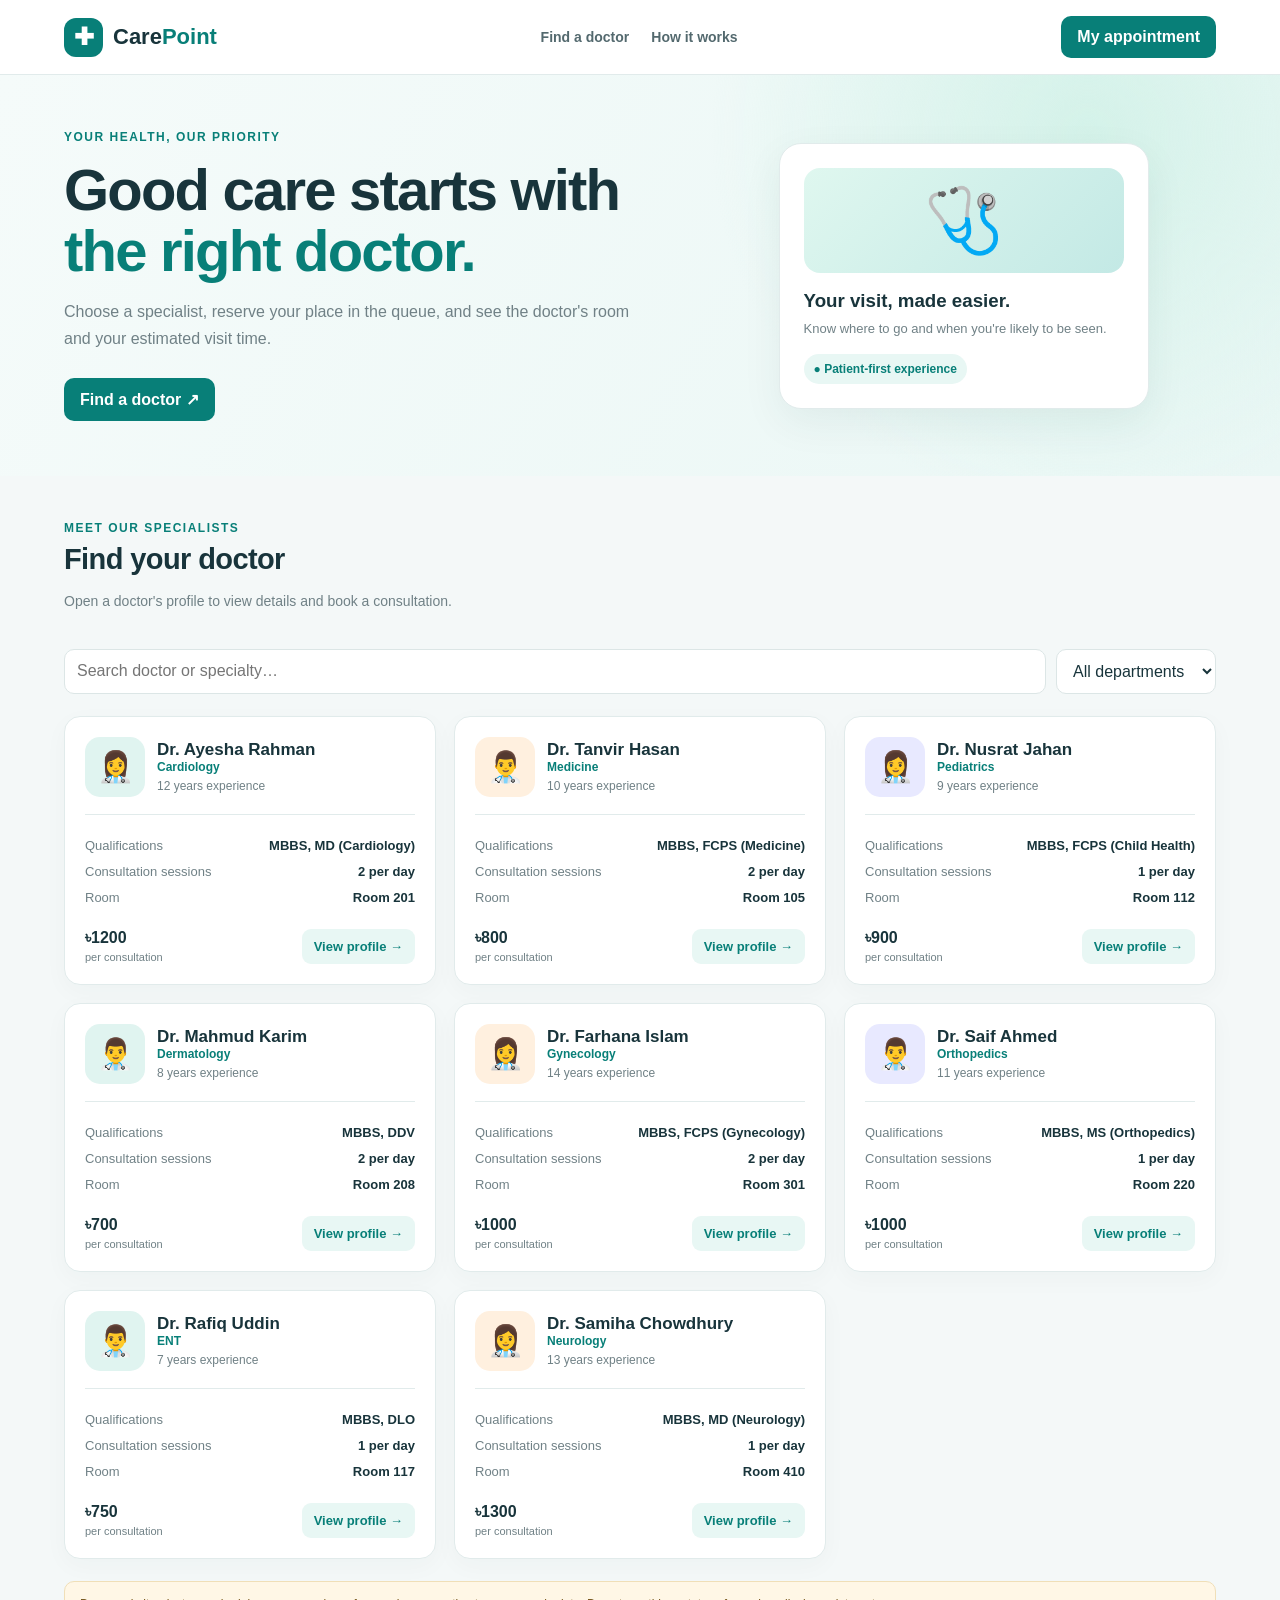
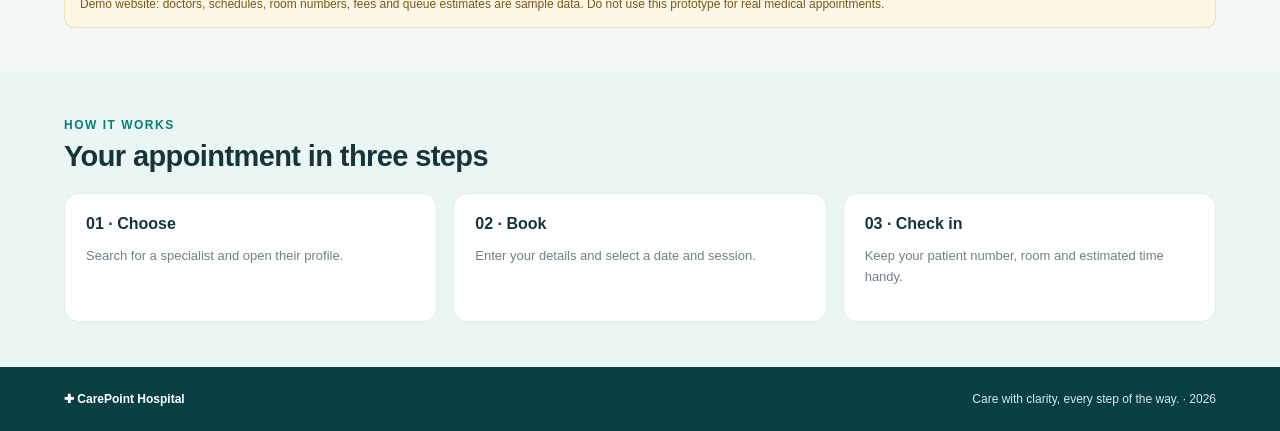
<file: index.html>
<!DOCTYPE html>
<html lang="en">
<head>
<meta charset="UTF-8">
<meta name="viewport" content="width=device-width, initial-scale=1.0">
<meta name="theme-color" content="#087f78">
<meta name="description" content="Browse CarePoint Hospital doctors and book an appointment.">
<title>CarePoint Hospital | Find a Doctor</title>
<link rel="stylesheet" href="style.css">
</head>
<body>
<header class="nav">
  <a class="brand" href="index.html"><span class="logo">✚</span><span>Care<em>Point</em></span></a>
  <nav><a href="#doctors">Find a doctor</a><a href="#how">How it works</a></nav>
  <button class="primary" id="myTicketBtn" type="button">My appointment</button>
</header>
<main>
<section class="hero">
  <div><div class="eyebrow">YOUR HEALTH, OUR PRIORITY</div><h1>Good care starts with <span>the right doctor.</span></h1><p>Choose a specialist, reserve your place in the queue, and see the doctor's room and your estimated visit time.</p><a class="primary link-button" href="#doctors">Find a doctor ↗</a></div>
  <div class="hero-art"><div class="hero-card"><div class="medical-icon">🩺</div><h3>Your visit, made easier.</h3><p>Know where to go and when you're likely to be seen.</p><span class="status">● Patient-first experience</span></div></div>
</section>
<section class="section" id="doctors">
  <div class="section-head"><div><div class="eyebrow">MEET OUR SPECIALISTS</div><h2>Find your doctor</h2><p>Open a doctor's profile to view details and book a consultation.</p></div></div>
  <div class="filters"><input id="searchDoctor" type="search" placeholder="Search doctor or specialty…" aria-label="Search doctors"><select id="departmentFilter" aria-label="Filter department"><option value="all">All departments</option><option>Cardiology</option><option>Medicine</option><option>Pediatrics</option><option>Dermatology</option><option>Orthopedics</option><option>Gynecology</option><option>ENT</option><option>Neurology</option></select></div>
  <div class="doctor-grid" id="doctorGrid"></div>
  <div class="notice">Demo website: doctors, schedules, room numbers, fees and queue estimates are sample data. Do not use this prototype for real medical appointments.</div>
</section>
<section class="section how" id="how"><div class="eyebrow">HOW IT WORKS</div><h2>Your appointment in three steps</h2><div class="steps"><article><b>01 · Choose</b><p>Search for a specialist and open their profile.</p></article><article><b>02 · Book</b><p>Enter your details and select a date and session.</p></article><article><b>03 · Check in</b><p>Keep your patient number, room and estimated time handy.</p></article></div></section>
</main>
<footer><strong>✚ CarePoint Hospital</strong><span>Care with clarity, every step of the way. · <span id="year"></span></span></footer>
<div class="modal-backdrop" id="ticketBackdrop" role="dialog" aria-modal="true"><div class="modal"><div class="modal-head"><h2>Your appointment</h2><button class="close" id="closeTicket" type="button">×</button></div><div id="ticketLookup"><p class="muted">Enter the phone number used for your booking on this device.</p><label for="lookupPhone">Phone number</label><input id="lookupPhone" type="tel" placeholder="Phone number"><button class="primary full-button" id="lookupBtn" type="button">Find appointment</button></div><div id="ticketResult" class="ticket hidden"></div></div></div>
<div class="toast" id="toast" role="status"></div>
<script src="doctors.js"></script>
<script src="main.js"></script>
</body>
</html>
</file>
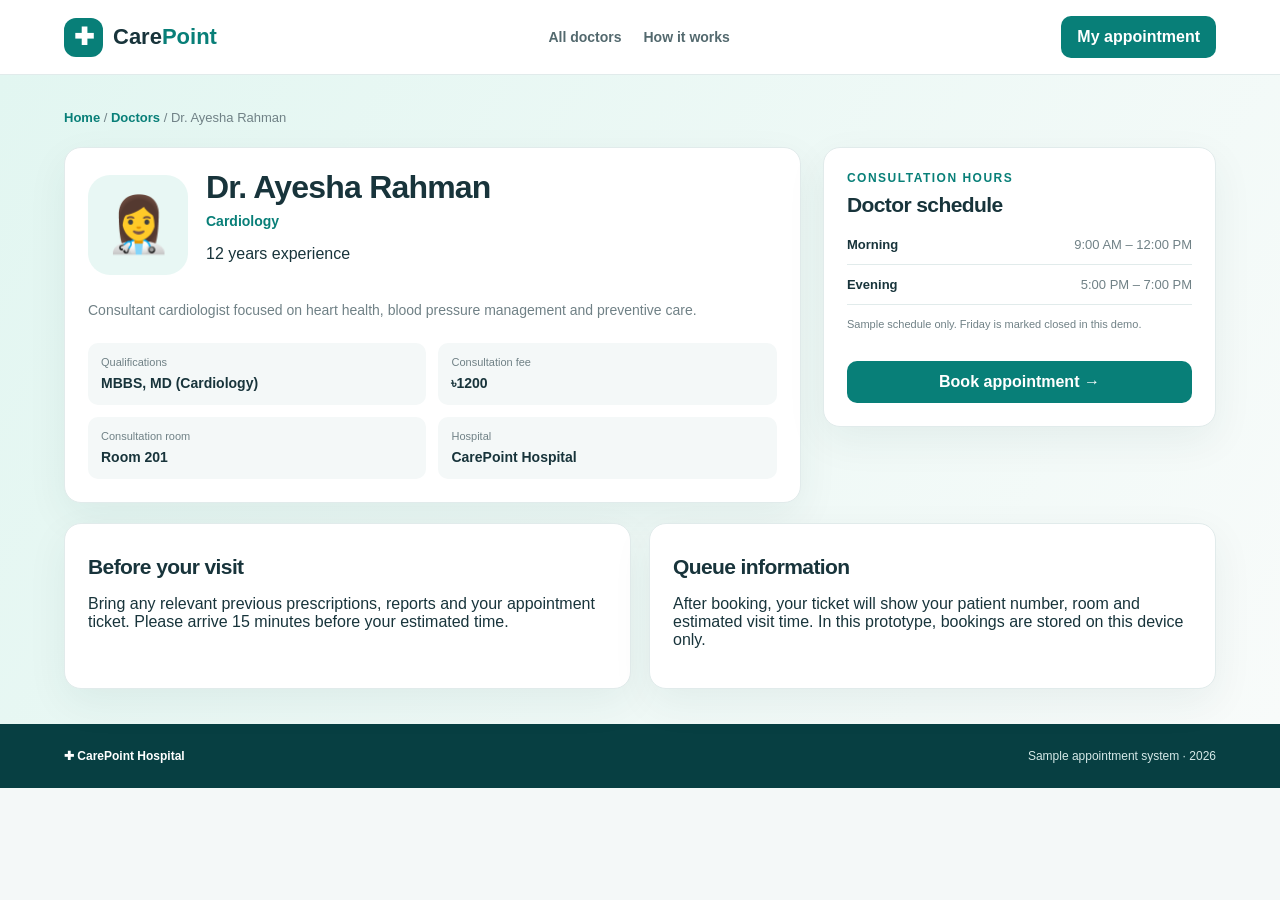
<file: doctor1.html>
<!DOCTYPE html>
<html lang="en">
<head>
<meta charset="UTF-8">
<meta name="viewport" content="width=device-width, initial-scale=1.0">
<meta name="theme-color" content="#087f78">
<title>Doctor Profile | CarePoint Hospital</title>
<link rel="stylesheet" href="style.css">
</head>
<body>
<header class="nav">
 <a class="brand" href="index.html"><span class="logo">✚</span><span>Care<em>Point</em></span></a>
 <nav><a href="index.html#doctors">All doctors</a><a href="index.html#how">How it works</a></nav>
 <button class="primary" id="myTicket" type="button">My appointment</button>
</header>
<main id="doctorProfile" data-doctor-id="D01">
 <div id="profileContent"><p class="muted">Loading doctor profile…</p></div>
</main>
<footer><strong>✚ CarePoint Hospital</strong><span>Sample appointment system · <span id="year"></span></span></footer>
<div class="toast" id="toast" role="status"></div>
<script src="doctors.js"></script>
<script src="profile.js"></script>
</body>
</html>
</file>
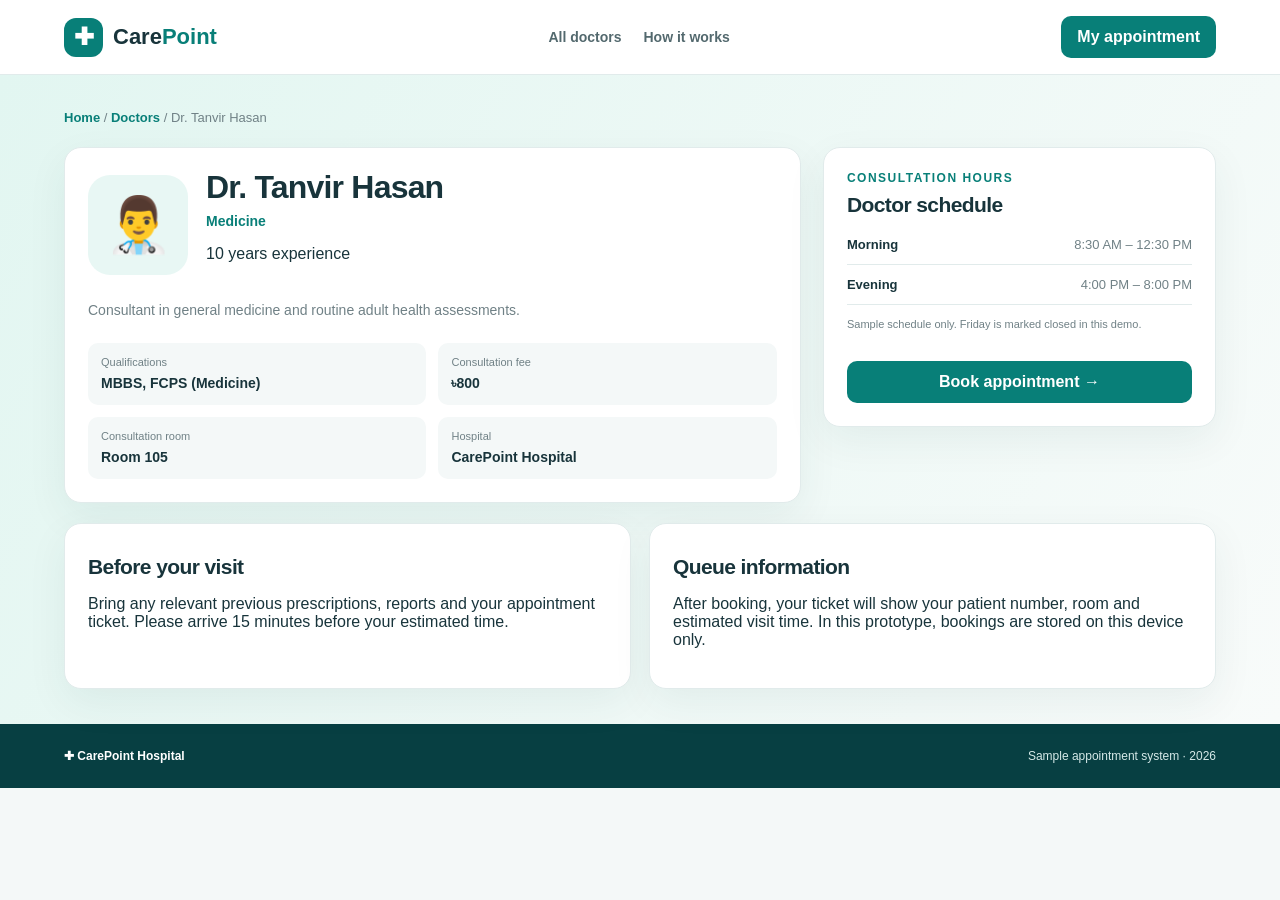
<file: doctor2.html>
<!DOCTYPE html>
<html lang="en">
<head>
<meta charset="UTF-8">
<meta name="viewport" content="width=device-width, initial-scale=1.0">
<meta name="theme-color" content="#087f78">
<title>Doctor Profile | CarePoint Hospital</title>
<link rel="stylesheet" href="style.css">
</head>
<body>
<header class="nav">
 <a class="brand" href="index.html"><span class="logo">✚</span><span>Care<em>Point</em></span></a>
 <nav><a href="index.html#doctors">All doctors</a><a href="index.html#how">How it works</a></nav>
 <button class="primary" id="myTicket" type="button">My appointment</button>
</header>
<main id="doctorProfile" data-doctor-id="D02">
 <div id="profileContent"><p class="muted">Loading doctor profile…</p></div>
</main>
<footer><strong>✚ CarePoint Hospital</strong><span>Sample appointment system · <span id="year"></span></span></footer>
<div class="toast" id="toast" role="status"></div>
<script src="doctors.js"></script>
<script src="profile.js"></script>
</body>
</html>
</file>
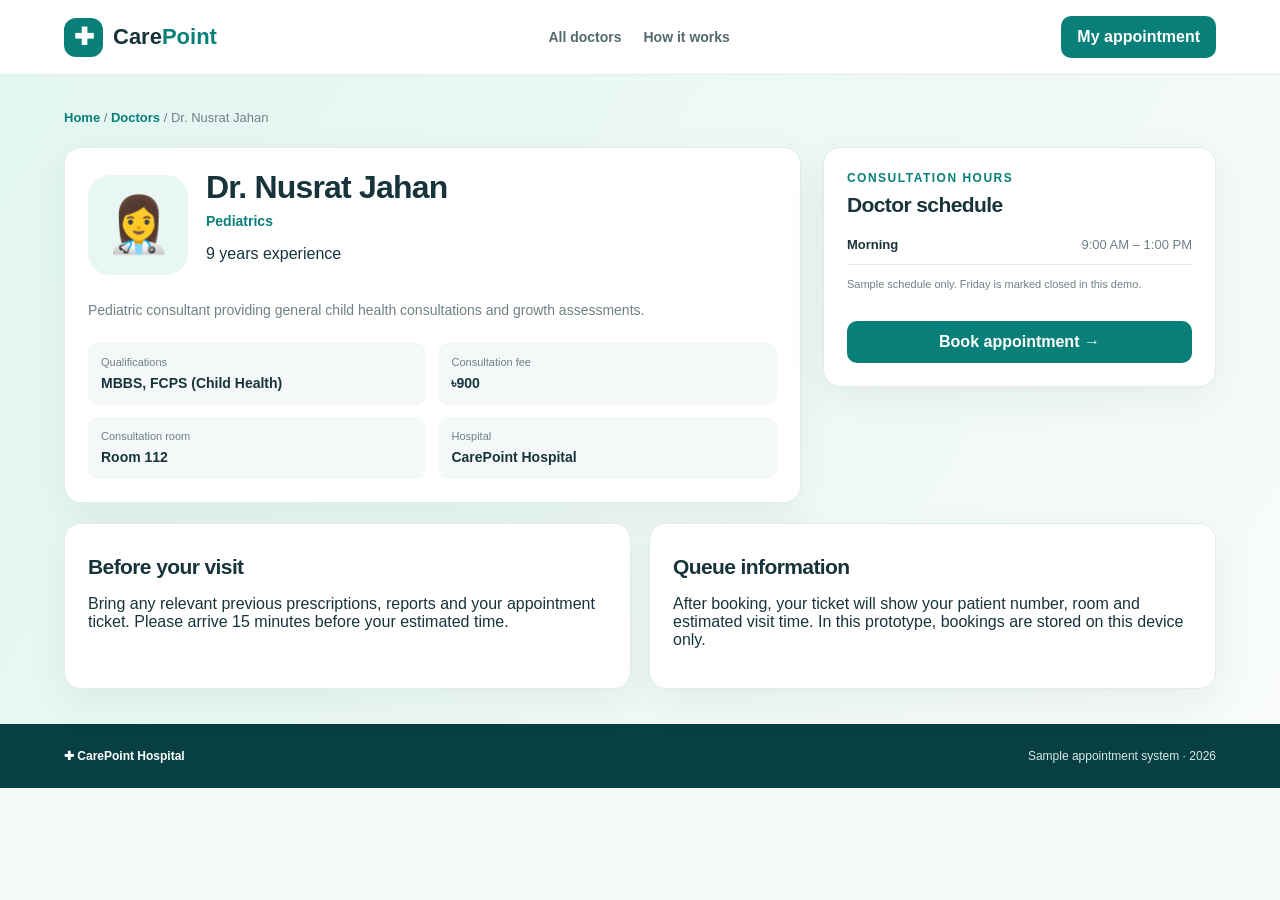
<file: doctor3.html>
<!DOCTYPE html>
<html lang="en">
<head>
<meta charset="UTF-8">
<meta name="viewport" content="width=device-width, initial-scale=1.0">
<meta name="theme-color" content="#087f78">
<title>Doctor Profile | CarePoint Hospital</title>
<link rel="stylesheet" href="style.css">
</head>
<body>
<header class="nav">
 <a class="brand" href="index.html"><span class="logo">✚</span><span>Care<em>Point</em></span></a>
 <nav><a href="index.html#doctors">All doctors</a><a href="index.html#how">How it works</a></nav>
 <button class="primary" id="myTicket" type="button">My appointment</button>
</header>
<main id="doctorProfile" data-doctor-id="D03">
 <div id="profileContent"><p class="muted">Loading doctor profile…</p></div>
</main>
<footer><strong>✚ CarePoint Hospital</strong><span>Sample appointment system · <span id="year"></span></span></footer>
<div class="toast" id="toast" role="status"></div>
<script src="doctors.js"></script>
<script src="profile.js"></script>
</body>
</html>
</file>
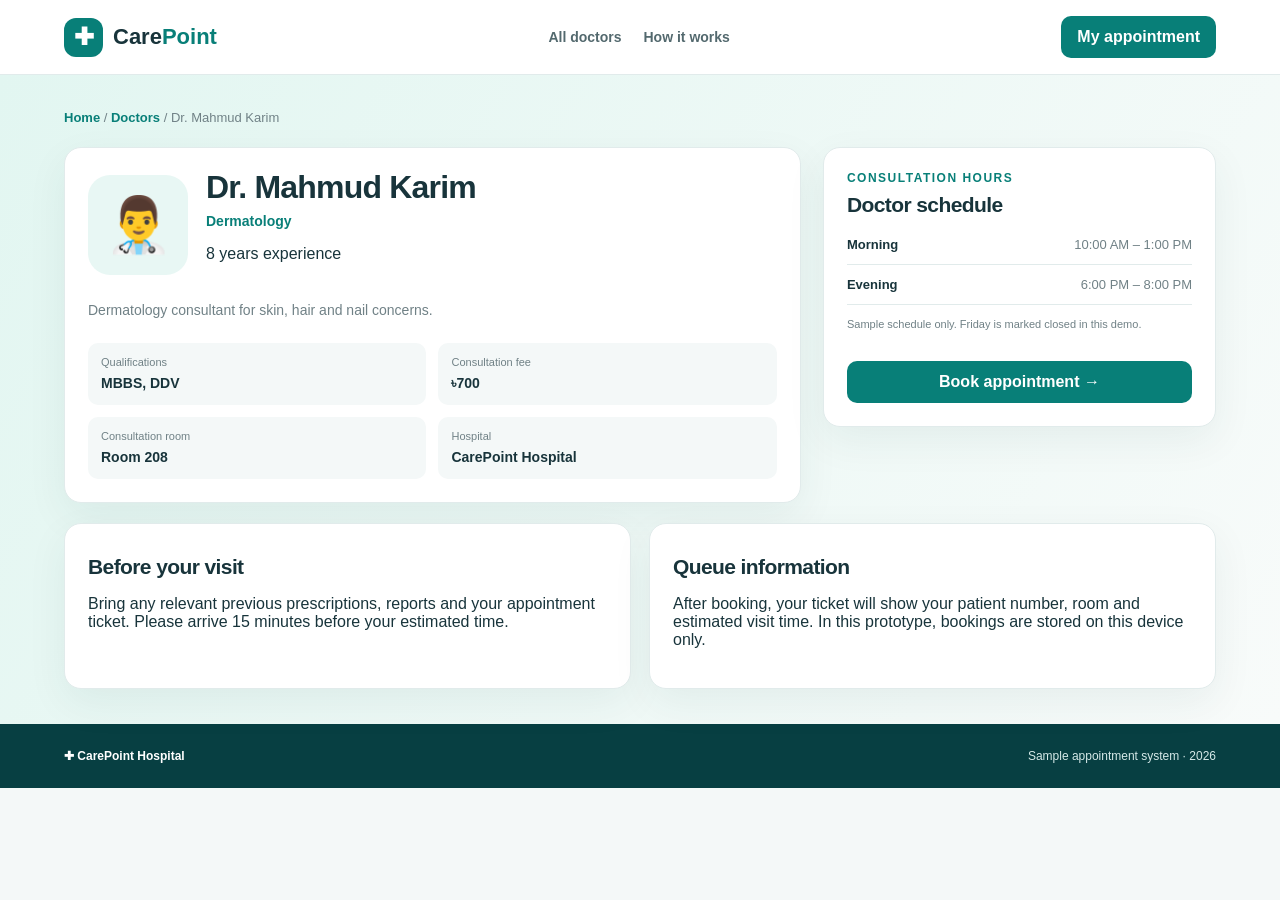
<file: doctor4.html>
<!DOCTYPE html>
<html lang="en">
<head>
<meta charset="UTF-8">
<meta name="viewport" content="width=device-width, initial-scale=1.0">
<meta name="theme-color" content="#087f78">
<title>Doctor Profile | CarePoint Hospital</title>
<link rel="stylesheet" href="style.css">
</head>
<body>
<header class="nav">
 <a class="brand" href="index.html"><span class="logo">✚</span><span>Care<em>Point</em></span></a>
 <nav><a href="index.html#doctors">All doctors</a><a href="index.html#how">How it works</a></nav>
 <button class="primary" id="myTicket" type="button">My appointment</button>
</header>
<main id="doctorProfile" data-doctor-id="D04">
 <div id="profileContent"><p class="muted">Loading doctor profile…</p></div>
</main>
<footer><strong>✚ CarePoint Hospital</strong><span>Sample appointment system · <span id="year"></span></span></footer>
<div class="toast" id="toast" role="status"></div>
<script src="doctors.js"></script>
<script src="profile.js"></script>
</body>
</html>
</file>
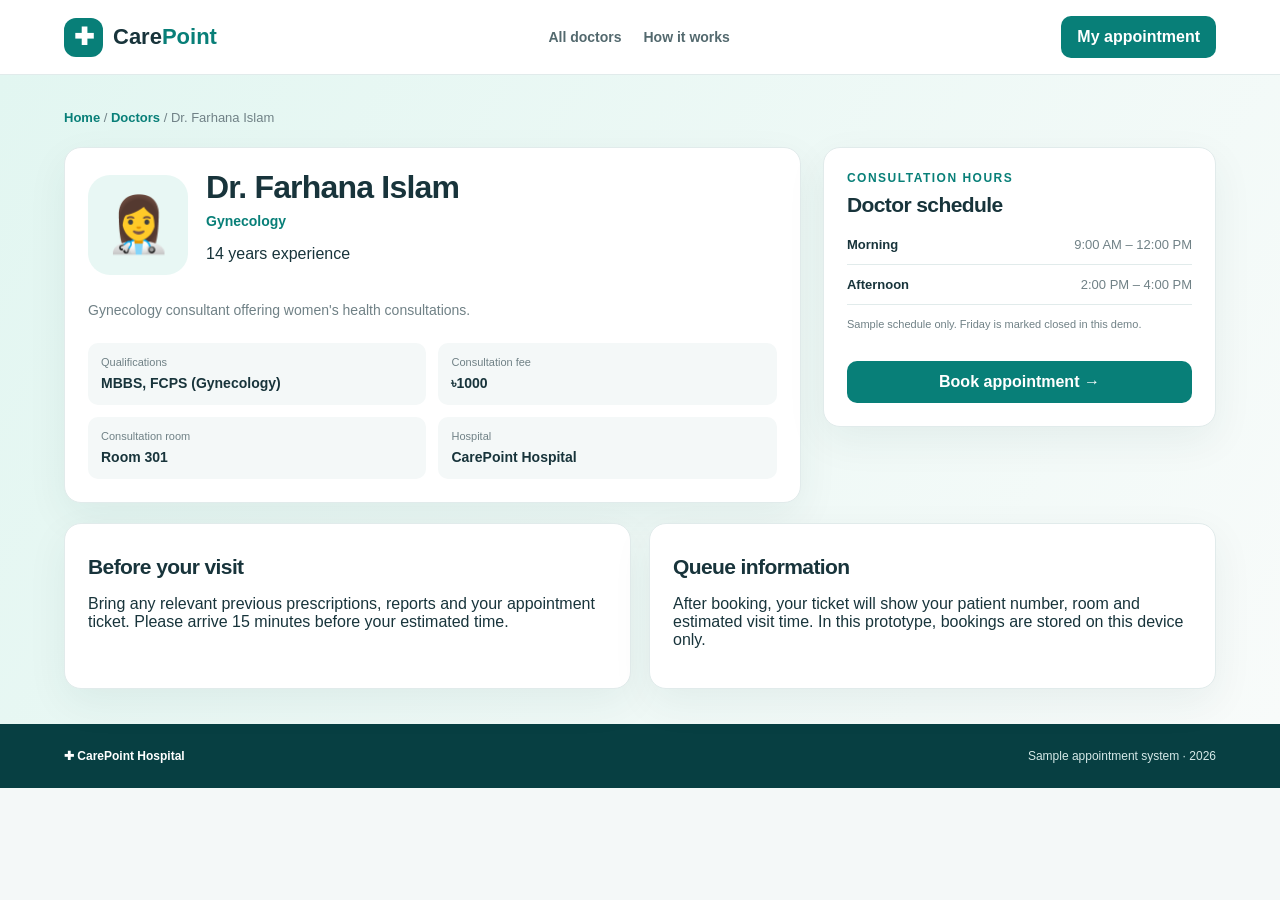
<file: doctor5.html>
<!DOCTYPE html>
<html lang="en">
<head>
<meta charset="UTF-8">
<meta name="viewport" content="width=device-width, initial-scale=1.0">
<meta name="theme-color" content="#087f78">
<title>Doctor Profile | CarePoint Hospital</title>
<link rel="stylesheet" href="style.css">
</head>
<body>
<header class="nav">
 <a class="brand" href="index.html"><span class="logo">✚</span><span>Care<em>Point</em></span></a>
 <nav><a href="index.html#doctors">All doctors</a><a href="index.html#how">How it works</a></nav>
 <button class="primary" id="myTicket" type="button">My appointment</button>
</header>
<main id="doctorProfile" data-doctor-id="D05">
 <div id="profileContent"><p class="muted">Loading doctor profile…</p></div>
</main>
<footer><strong>✚ CarePoint Hospital</strong><span>Sample appointment system · <span id="year"></span></span></footer>
<div class="toast" id="toast" role="status"></div>
<script src="doctors.js"></script>
<script src="profile.js"></script>
</body>
</html>
</file>
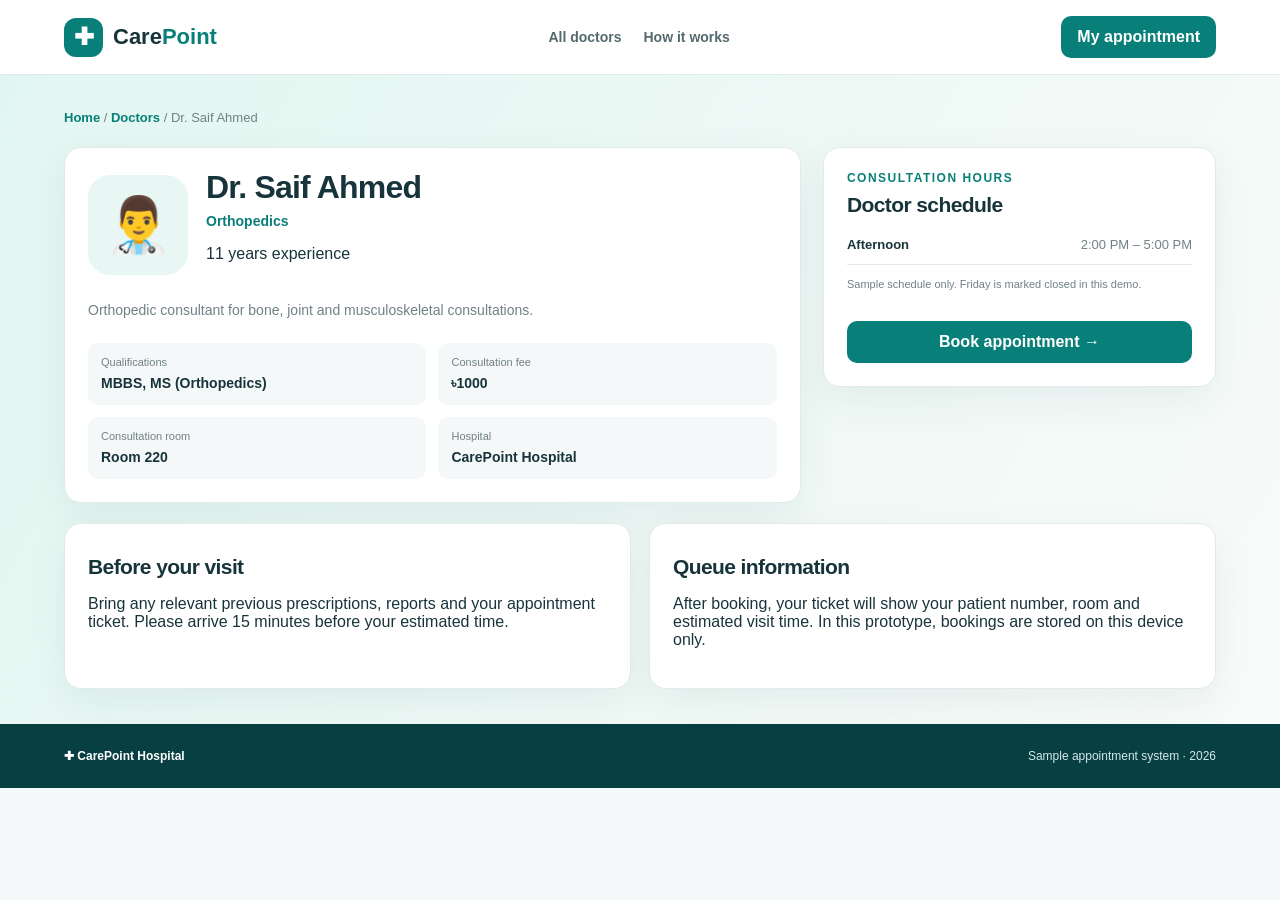
<file: doctor6.html>
<!DOCTYPE html>
<html lang="en">
<head>
<meta charset="UTF-8">
<meta name="viewport" content="width=device-width, initial-scale=1.0">
<meta name="theme-color" content="#087f78">
<title>Doctor Profile | CarePoint Hospital</title>
<link rel="stylesheet" href="style.css">
</head>
<body>
<header class="nav">
 <a class="brand" href="index.html"><span class="logo">✚</span><span>Care<em>Point</em></span></a>
 <nav><a href="index.html#doctors">All doctors</a><a href="index.html#how">How it works</a></nav>
 <button class="primary" id="myTicket" type="button">My appointment</button>
</header>
<main id="doctorProfile" data-doctor-id="D06">
 <div id="profileContent"><p class="muted">Loading doctor profile…</p></div>
</main>
<footer><strong>✚ CarePoint Hospital</strong><span>Sample appointment system · <span id="year"></span></span></footer>
<div class="toast" id="toast" role="status"></div>
<script src="doctors.js"></script>
<script src="profile.js"></script>
</body>
</html>
</file>
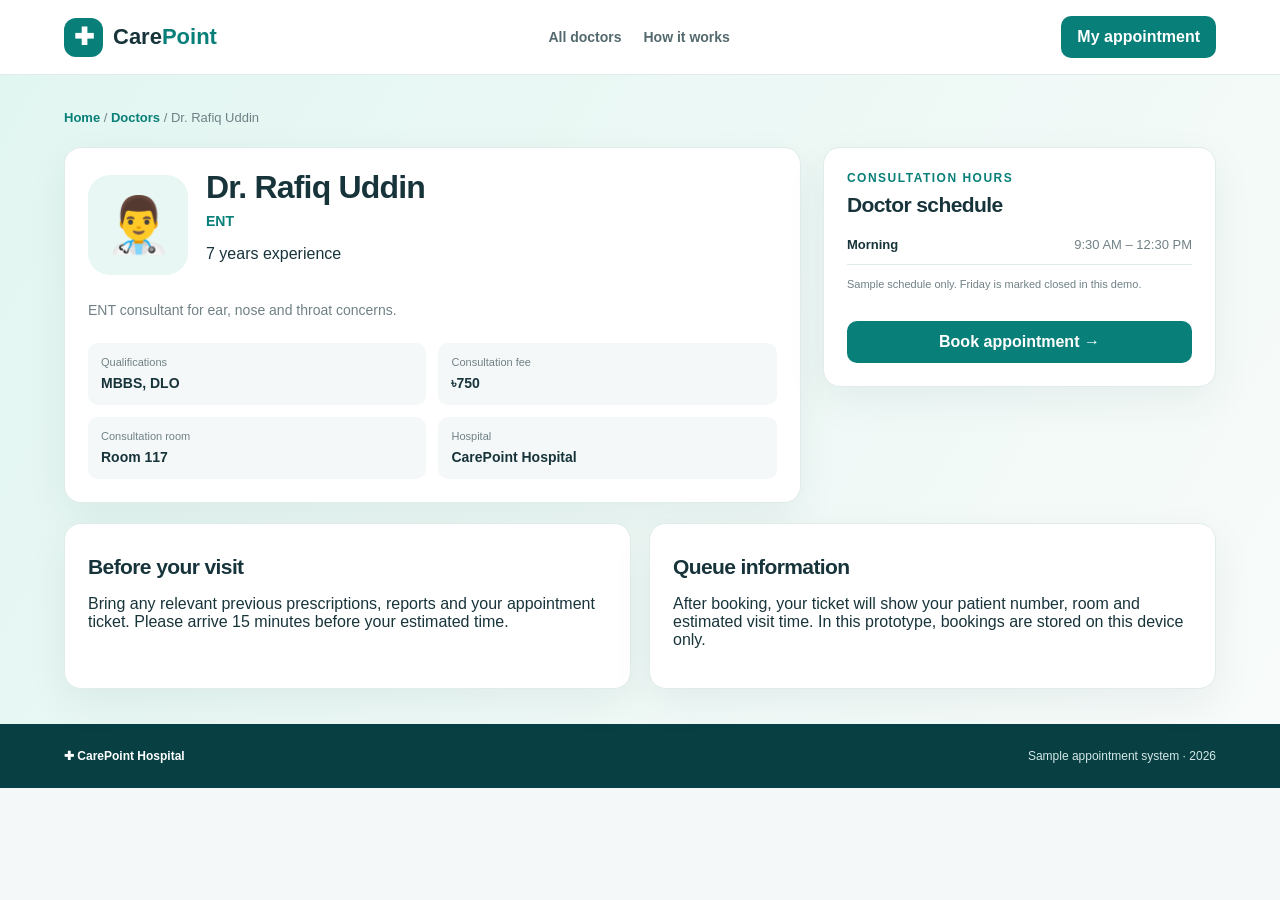
<file: doctor7.html>
<!DOCTYPE html>
<html lang="en">
<head>
<meta charset="UTF-8">
<meta name="viewport" content="width=device-width, initial-scale=1.0">
<meta name="theme-color" content="#087f78">
<title>Doctor Profile | CarePoint Hospital</title>
<link rel="stylesheet" href="style.css">
</head>
<body>
<header class="nav">
 <a class="brand" href="index.html"><span class="logo">✚</span><span>Care<em>Point</em></span></a>
 <nav><a href="index.html#doctors">All doctors</a><a href="index.html#how">How it works</a></nav>
 <button class="primary" id="myTicket" type="button">My appointment</button>
</header>
<main id="doctorProfile" data-doctor-id="D07">
 <div id="profileContent"><p class="muted">Loading doctor profile…</p></div>
</main>
<footer><strong>✚ CarePoint Hospital</strong><span>Sample appointment system · <span id="year"></span></span></footer>
<div class="toast" id="toast" role="status"></div>
<script src="doctors.js"></script>
<script src="profile.js"></script>
</body>
</html>
</file>
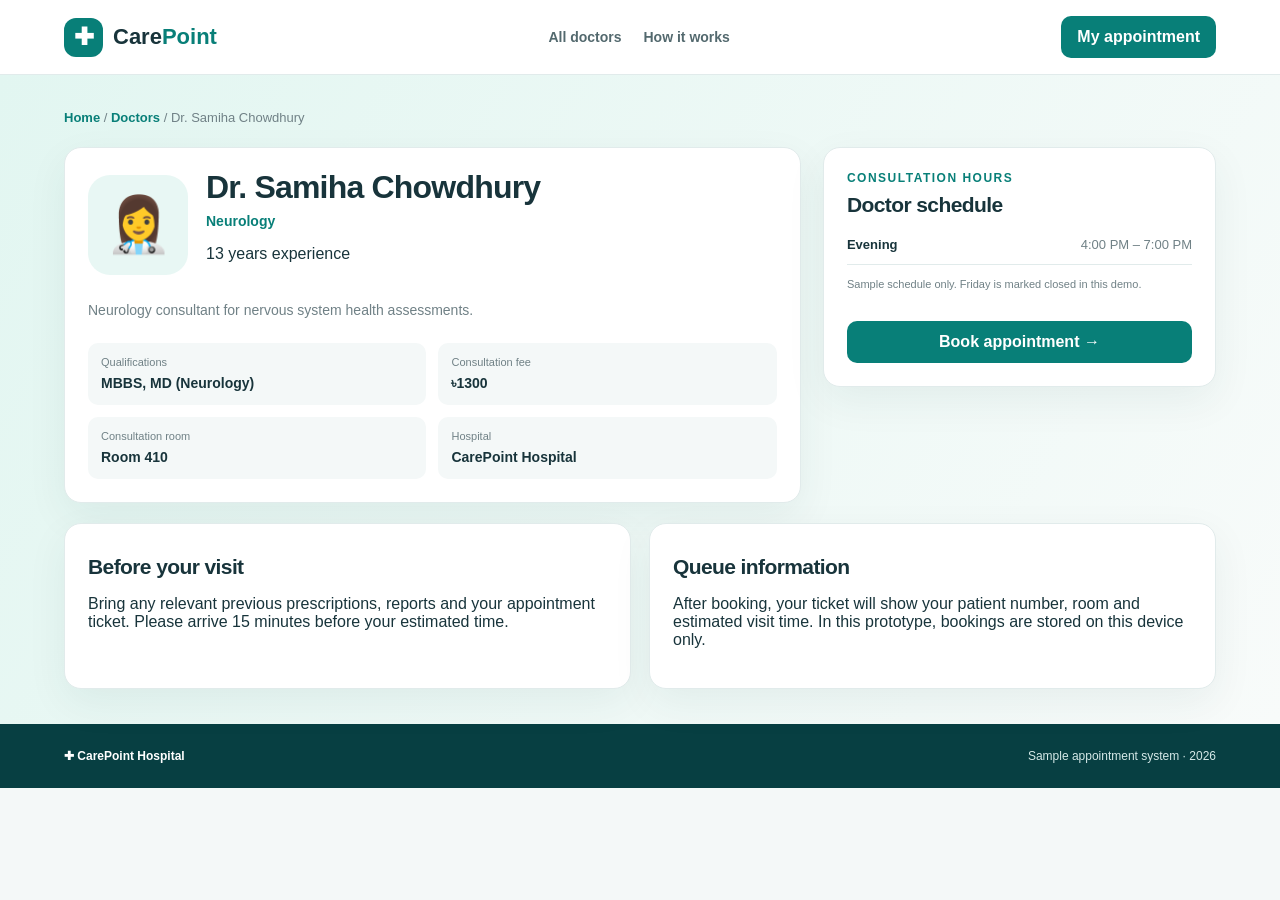
<file: doctor8.html>
<!DOCTYPE html>
<html lang="en">
<head>
<meta charset="UTF-8">
<meta name="viewport" content="width=device-width, initial-scale=1.0">
<meta name="theme-color" content="#087f78">
<title>Doctor Profile | CarePoint Hospital</title>
<link rel="stylesheet" href="style.css">
</head>
<body>
<header class="nav">
 <a class="brand" href="index.html"><span class="logo">✚</span><span>Care<em>Point</em></span></a>
 <nav><a href="index.html#doctors">All doctors</a><a href="index.html#how">How it works</a></nav>
 <button class="primary" id="myTicket" type="button">My appointment</button>
</header>
<main id="doctorProfile" data-doctor-id="D08">
 <div id="profileContent"><p class="muted">Loading doctor profile…</p></div>
</main>
<footer><strong>✚ CarePoint Hospital</strong><span>Sample appointment system · <span id="year"></span></span></footer>
<div class="toast" id="toast" role="status"></div>
<script src="doctors.js"></script>
<script src="profile.js"></script>
</body>
</html>
</file>
<file: style.css>
*{box-sizing:border-box}
:root{--teal:#087f78;--teal-dark:#075e59;--ink:#18343b;--muted:#708186;--bg:#f4f8f8;--line:#e1ebeb;--soft:#e8f7f4;--shadow:0 14px 40px #163f4010}
html{scroll-behavior:smooth}
body{margin:0;font-family:Arial,Helvetica,sans-serif;background:var(--bg);color:var(--ink)}
button,input,select{font:inherit}
button,a{cursor:pointer}
a{text-decoration:none;color:inherit}
button,.primary{border:0;border-radius:10px;background:var(--teal);color:#fff;padding:12px 16px;font-weight:700;display:inline-block}
button:hover,.primary:hover{background:var(--teal-dark)}
.nav{display:flex;align-items:center;justify-content:space-between;gap:18px;padding:16px 5%;background:#fff;border-bottom:1px solid var(--line)}
.brand{display:flex;align-items:center;gap:10px;font-size:22px;font-weight:800}
.brand em{font-style:normal;color:var(--teal)}
.logo{width:39px;height:39px;display:grid;place-items:center;border-radius:12px;background:var(--teal);color:white;font-size:24px}
nav{display:flex;gap:22px;font-size:14px;font-weight:700;color:#53696e}
nav a:hover{color:var(--teal)}
.hero{padding:55px 5%;display:grid;grid-template-columns:1.1fr .9fr;gap:30px;align-items:center;background:radial-gradient(circle at 85% 15%,#d4f2e9,transparent 33%),linear-gradient(120deg,#f5fbfa,#eaf7f5)}
.eyebrow{font-size:12px;font-weight:800;letter-spacing:1.5px;color:var(--teal)}
h1{font-size:clamp(36px,5vw,58px);line-height:1.06;letter-spacing:-1.8px;margin:15px 0}
h1 span{color:var(--teal)}
.hero p{line-height:1.7;color:var(--muted);max-width:570px}
.link-button{margin-top:10px}
.hero-art{display:grid;place-items:center}
.hero-card{background:white;border:1px solid var(--line);border-radius:22px;padding:24px;width:min(100%,370px);box-shadow:var(--shadow)}
.medical-icon{height:105px;border-radius:16px;background:linear-gradient(135deg,#dff7ef,#c3e9e5);display:grid;place-items:center;font-size:64px}
.hero-card h3{margin:17px 0 6px}
.hero-card p{font-size:13px;margin:0}
.status{display:inline-block;margin-top:14px;padding:8px 10px;background:var(--soft);border-radius:20px;color:var(--teal);font-size:12px;font-weight:700}
.section{padding:45px 5%}
.section-head{display:flex;justify-content:space-between;align-items:end;margin-bottom:22px}
h2{font-size:29px;letter-spacing:-.6px;margin:8px 0}
.section-head p,.muted{color:var(--muted);font-size:14px;line-height:1.6}
.filters{display:flex;gap:10px;margin:22px 0;flex-wrap:wrap}
.filters input,.filters select,.modal input{padding:12px;border:1px solid #dce6e6;border-radius:10px;background:white;color:var(--ink);outline:none}
.filters input{flex:1;min-width:190px}
.filters select{min-width:160px}
input:focus,select:focus{border-color:var(--teal);box-shadow:0 0 0 3px #087f7815}
.doctor-grid{display:grid;grid-template-columns:repeat(3,minmax(0,1fr));gap:18px}
.doctor-card{padding:20px;background:white;border:1px solid var(--line);border-radius:16px;box-shadow:0 7px 25px #173f4008;display:flex;flex-direction:column}
.doc-top{display:flex;gap:12px;align-items:center}
.avatar{width:60px;height:60px;border-radius:15px;background:#e0f4f0;display:grid;place-items:center;font-size:30px;flex-shrink:0}
.doctor-card:nth-child(3n+2) .avatar{background:#fff0df}
.doctor-card:nth-child(3n) .avatar{background:#e8e9ff}
.doctor-name{font-size:17px;font-weight:800;margin:0 0 5px;color:var(--ink)}
.doctor-name:hover{color:var(--teal)}
.specialty{font-size:12px;font-weight:800;color:var(--teal)}
.experience{font-size:12px;color:var(--muted);margin-top:5px}
.meta{border-top:1px solid var(--line);margin-top:17px;padding-top:12px}
.meta-row{display:flex;justify-content:space-between;gap:10px;font-size:13px;margin:11px 0;color:var(--muted)}
.meta-row strong{text-align:right;color:var(--ink)}
.card-bottom{margin-top:auto;padding-top:13px;display:flex;justify-content:space-between;align-items:center;gap:10px}
.fee{font-weight:800}.fee small{display:block;font-size:11px;color:var(--muted);font-weight:400;margin-top:4px}
.book-link{background:var(--soft);color:var(--teal);padding:10px 12px;border-radius:9px;font-size:13px;font-weight:800}
.book-link:hover{background:var(--teal);color:white}
.notice{background:#fff7e6;border:1px solid #f0dfb8;padding:13px 15px;border-radius:10px;color:#76571d;font-size:12px;line-height:1.6;margin-top:22px}
.how{background:#eaf6f4}
.steps{display:grid;grid-template-columns:repeat(3,1fr);gap:16px;margin-top:20px}
.steps article{background:white;border:1px solid var(--line);padding:21px;border-radius:14px}
.steps p{font-size:13px;color:var(--muted);line-height:1.6}
footer{background:#073f42;color:#d5e9e8;padding:25px 5%;display:flex;justify-content:space-between;gap:12px;flex-wrap:wrap;font-size:12px}
footer strong{color:white}
.empty{grid-column:1/-1;padding:28px;text-align:center;background:white;border-radius:14px;color:var(--muted)}
/* Doctor profile pages */
.profile-hero{padding:35px 5%;background:linear-gradient(120deg,#e2f6f1,#f8fbfa)}
.breadcrumb{font-size:13px;color:var(--muted);margin-bottom:22px}
.breadcrumb a{color:var(--teal);font-weight:700}
.profile-layout{display:grid;grid-template-columns:minmax(0,1.5fr) minmax(260px,.8fr);gap:22px;align-items:start}
.profile-card,.booking-card,.info-card{background:white;border:1px solid var(--line);border-radius:17px;padding:23px;box-shadow:var(--shadow)}
.profile-top{display:flex;align-items:center;gap:18px}
.profile-avatar{width:100px;height:100px;display:grid;place-items:center;border-radius:22px;background:var(--soft);font-size:54px;flex-shrink:0}
.profile-card h1{font-size:32px;letter-spacing:-.8px;margin:0 0 8px}
.profile-card .specialty{font-size:14px}
.profile-card .bio{color:var(--muted);font-size:14px;line-height:1.7;margin-top:20px}
.profile-facts{display:grid;grid-template-columns:repeat(2,1fr);gap:12px;margin-top:20px}
.fact{background:#f4f8f8;padding:13px;border-radius:10px}
.fact small{display:block;color:var(--muted);font-size:11px;margin-bottom:6px}
.fact strong{font-size:14px}
.booking-card h2,.info-card h2{font-size:21px}
.schedule-row{padding:12px 0;border-bottom:1px solid var(--line);font-size:13px;display:flex;justify-content:space-between;gap:12px}
.schedule-row:last-child{border:0}
.schedule-row span{color:var(--muted)}
.booking-card .primary{width:100%;text-align:center;margin-top:16px}
.page-content{padding:30px 5%}
.profile-extra{display:grid;grid-template-columns:1fr 1fr;gap:18px;margin-top:20px}
/* Booking dialog */
.modal-backdrop{position:fixed;inset:0;background:#082a2bc9;display:none;align-items:center;justify-content:center;padding:15px;z-index:20;overflow:auto}
.modal-backdrop.show{display:flex}
.modal{background:white;width:min(100%,520px);border-radius:19px;padding:24px;max-height:95vh;overflow:auto;margin:auto}
.modal-head{display:flex;justify-content:space-between;align-items:start;gap:12px}
.modal-head h2{margin:0 0 8px}
.close{background:#eef4f3;color:var(--ink);padding:6px 12px;font-size:22px}
.fields{display:grid;grid-template-columns:1fr 1fr;gap:13px;margin:20px 0}
.field{display:flex;flex-direction:column;gap:7px}
.field label{font-size:12px;font-weight:700;color:#496269}
.field input,.field select{width:100%;min-width:0}
.full{grid-column:1/-1}
.hint{font-size:11px;color:var(--muted);line-height:1.6}
.full-button{width:100%;margin-top:14px}
.ticket{margin-top:15px}
.ticket.hidden{display:none}
.ticket-number{background:#eaf8f5;border:1px dashed #7ac9bd;border-radius:13px;padding:17px;text-align:center;margin:17px 0}
.ticket-number span{display:block;color:var(--teal);font-size:12px;font-weight:800}
.ticket-number strong{display:block;font-size:40px;color:var(--teal);margin:7px}
.ticket-grid{display:grid;grid-template-columns:1fr 1fr;gap:9px}
.ticket-cell{background:#f4f8f7;padding:12px;border-radius:9px;overflow-wrap:anywhere}
.ticket-cell small{display:block;color:var(--muted);font-size:11px;margin-bottom:5px}
.ticket-cell strong{font-size:13px}
.ticket-actions{display:flex;gap:10px;margin-top:15px}
.ticket-actions button{flex:1}
.secondary{background:#edf4f3;color:var(--ink)}
.toast{position:fixed;bottom:20px;left:50%;transform:translateX(-50%);background:#163f40;color:white;padding:12px 18px;border-radius:10px;font-size:13px;display:none;z-index:30;max-width:90%;text-align:center}
.toast.show{display:block}
@media(max-width:900px){.doctor-grid{grid-template-columns:repeat(2,minmax(0,1fr))}.profile-layout{grid-template-columns:1fr}}
@media(max-width:620px){.nav{padding:12px 4%}.nav nav{display:none}.brand{font-size:19px}.nav>.primary{font-size:12px;padding:10px}.hero{grid-template-columns:1fr;padding:35px 5%}.hero-art{display:none}.section,.page-content{padding:32px 5%}.doctor-grid,.steps,.profile-extra{grid-template-columns:1fr}.fields{grid-template-columns:1fr}.full{grid-column:auto}.profile-top{align-items:flex-start;gap:13px}.profile-avatar{width:72px;height:72px;font-size:39px}.profile-card h1{font-size:26px}.profile-facts{grid-template-columns:1fr 1fr}.modal{padding:18px}}
</file>
